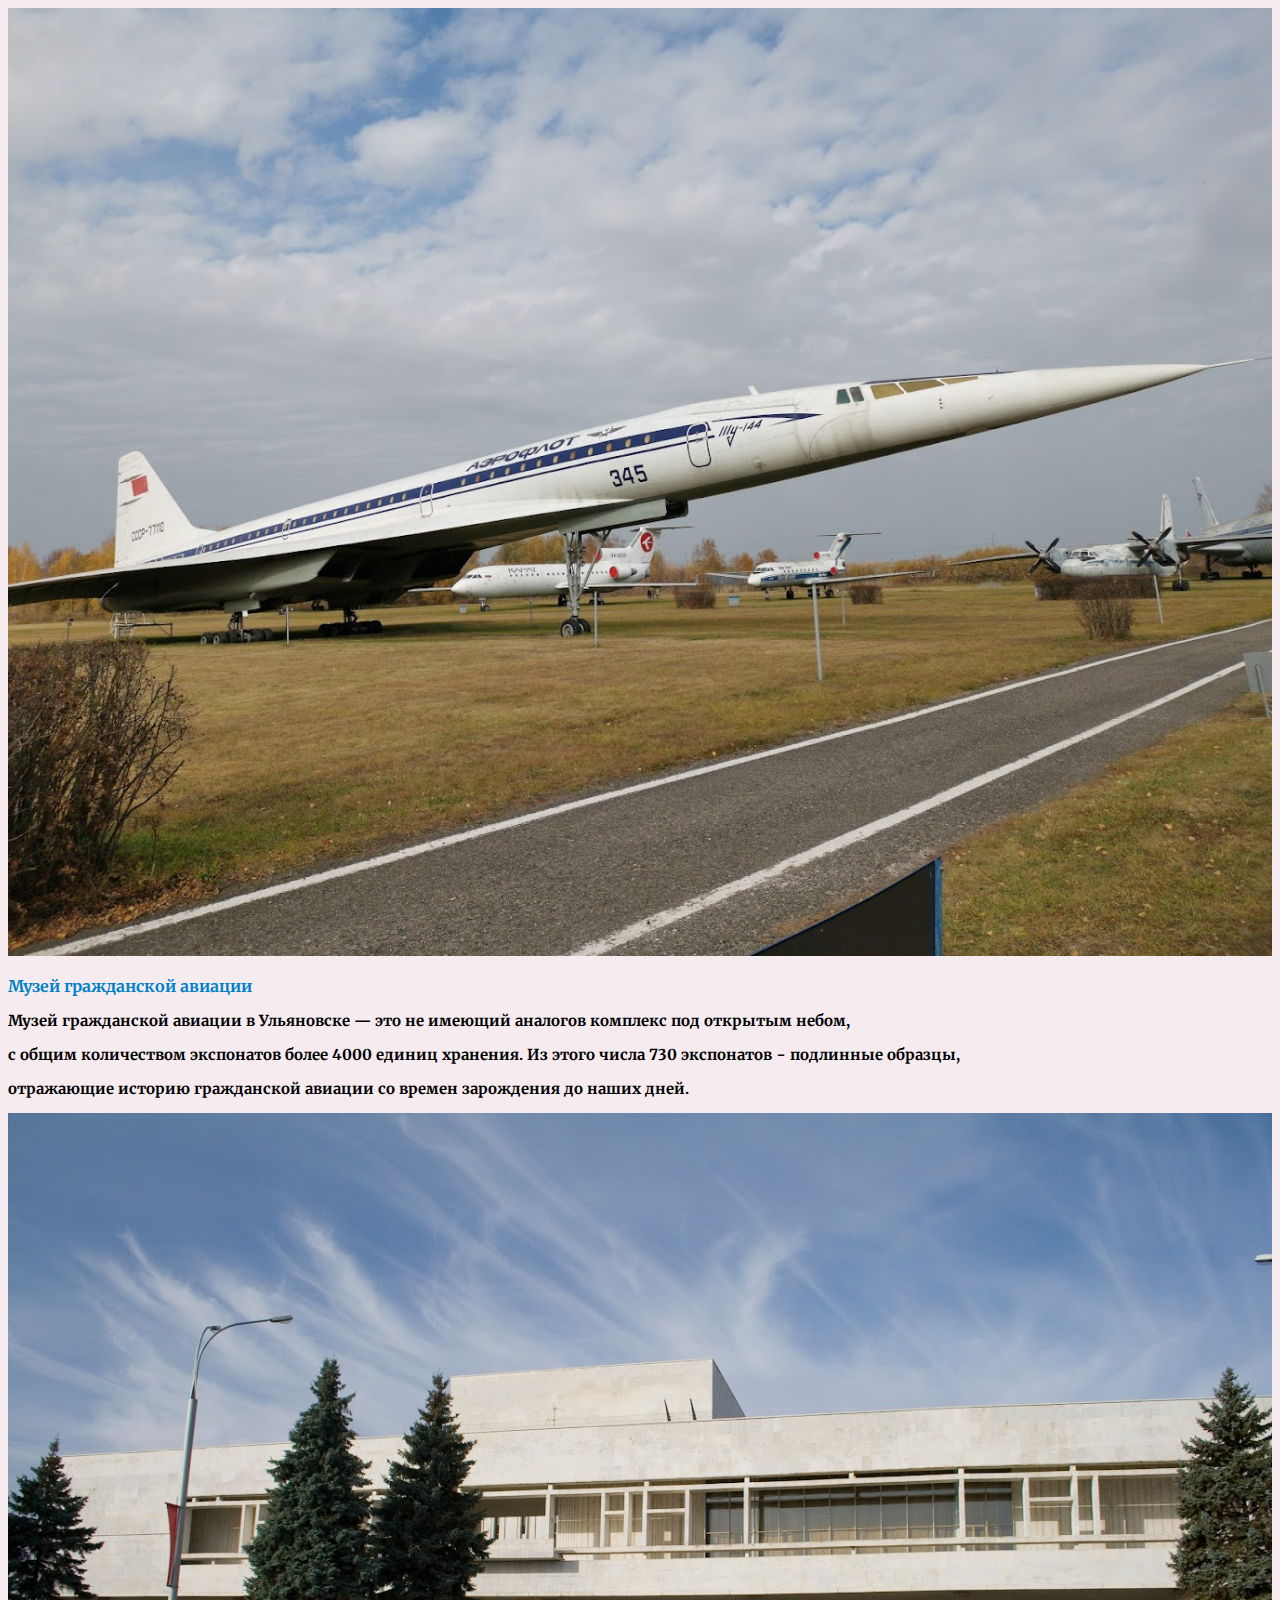
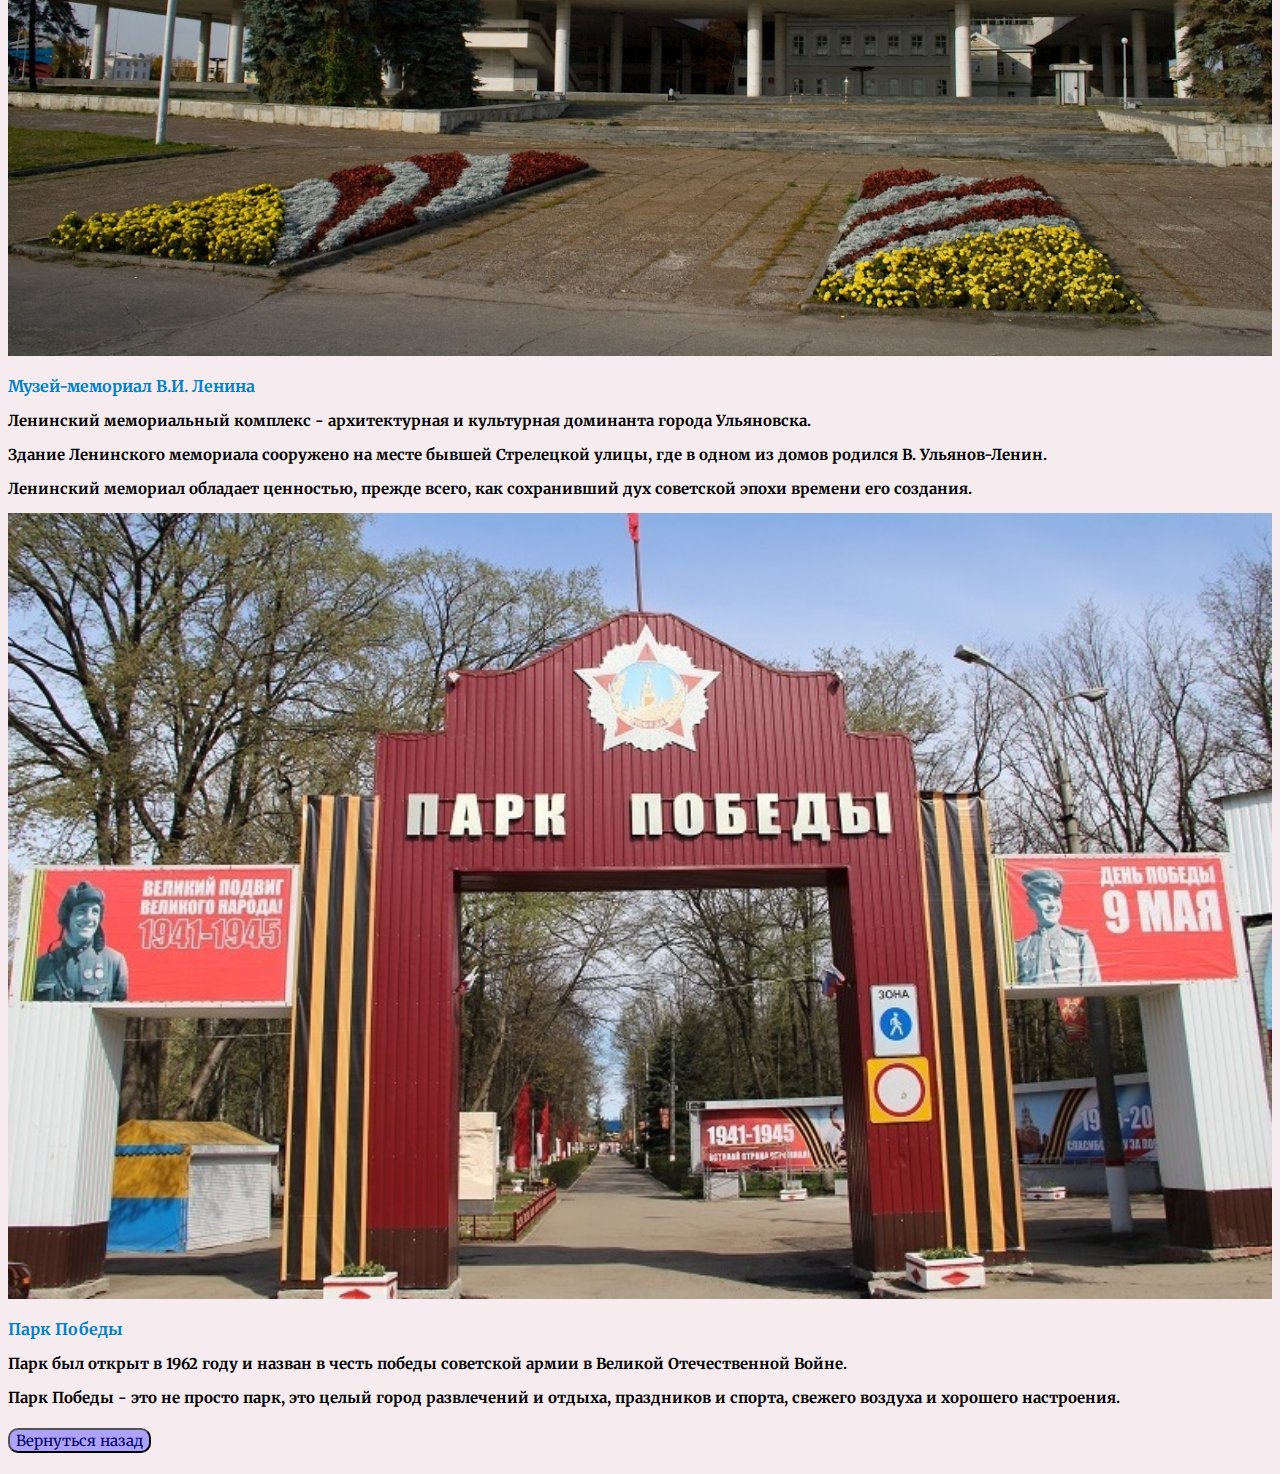
<file: activity.html>
<!DOCTYPE html>
<html lang="ru">
<head>
    <meta charset="UTF-8">
    <meta name="viewport" content="width=device-width, initial-scale=1.0">
    <title>Activity</title>
    <link rel="stylesheet" href="styles.css">
    <link rel="preconnect" href="https://fonts.gstatic.com">
    <link href="https://fonts.googleapis.com/css2?family=Merriweather:wght@900&display=swap" rel="stylesheet">
</head>
<body>

<div class="law">
    <img src="museum.jpg" alt="музей">
</div>

<a class="par" href="https://www.uvauga.ru/museum" target="_blank">Музей гражданской авиации</a>

<div class="coming">
    <p>Музей гражданской авиации в Ульяновске — это не имеющий аналогов комплекс под открытым небом,</p>
    <p>с общим количеством экспонатов более 4000 единиц хранения. Из этого числа 730 экспонатов − подлинные
        образцы, </p>
    <p> отражающие историю гражданской авиации со времен зарождения до наших дней.</p>
</div>

<div class="law">
    <img src="lenin.jpg" alt="мемцентр">
</div>

<a class="par" href="https://leninmemorial.ru/muzeynyy-kompleks/muzey-memorial-v-i-lenina.html" target="_blank">Музей-мемориал
    В.И. Ленина</a>

<div class="coming">
    <p>Ленинский мемориальный комплекс - архитектурная и культурная доминанта города Ульяновска.</p>
    <p>Здание Ленинского мемориала сооружено на месте бывшей Стрелецкой улицы, где в одном из домов родился В.
        Ульянов-Ленин.</p>
    <p>Ленинский мемориал обладает ценностью, прежде всего, как сохранивший дух советской эпохи времени его
        создания.</p>
</div>

<div class="law">
    <img src="parkpob.jpg" alt="парк">
</div>

<a class="par" href="http://parkpobeda73.ru/" target="_blank">Парк Победы</a>

<div class="coming">
    <p>Парк был открыт в 1962 году и назван в честь победы советской армии в Великой Отечественной Войне.</p>
    <p>Парк Победы - это не просто парк, это целый город развлечений и отдыха, праздников и спорта, свежего воздуха и
        хорошего настроения.</p>
</div>

<h4>
    <a class="btn" href="index.html">
        <button class="btn">Вернуться назад</button>
    </a>
</h4>
</body>
</html>
</file>
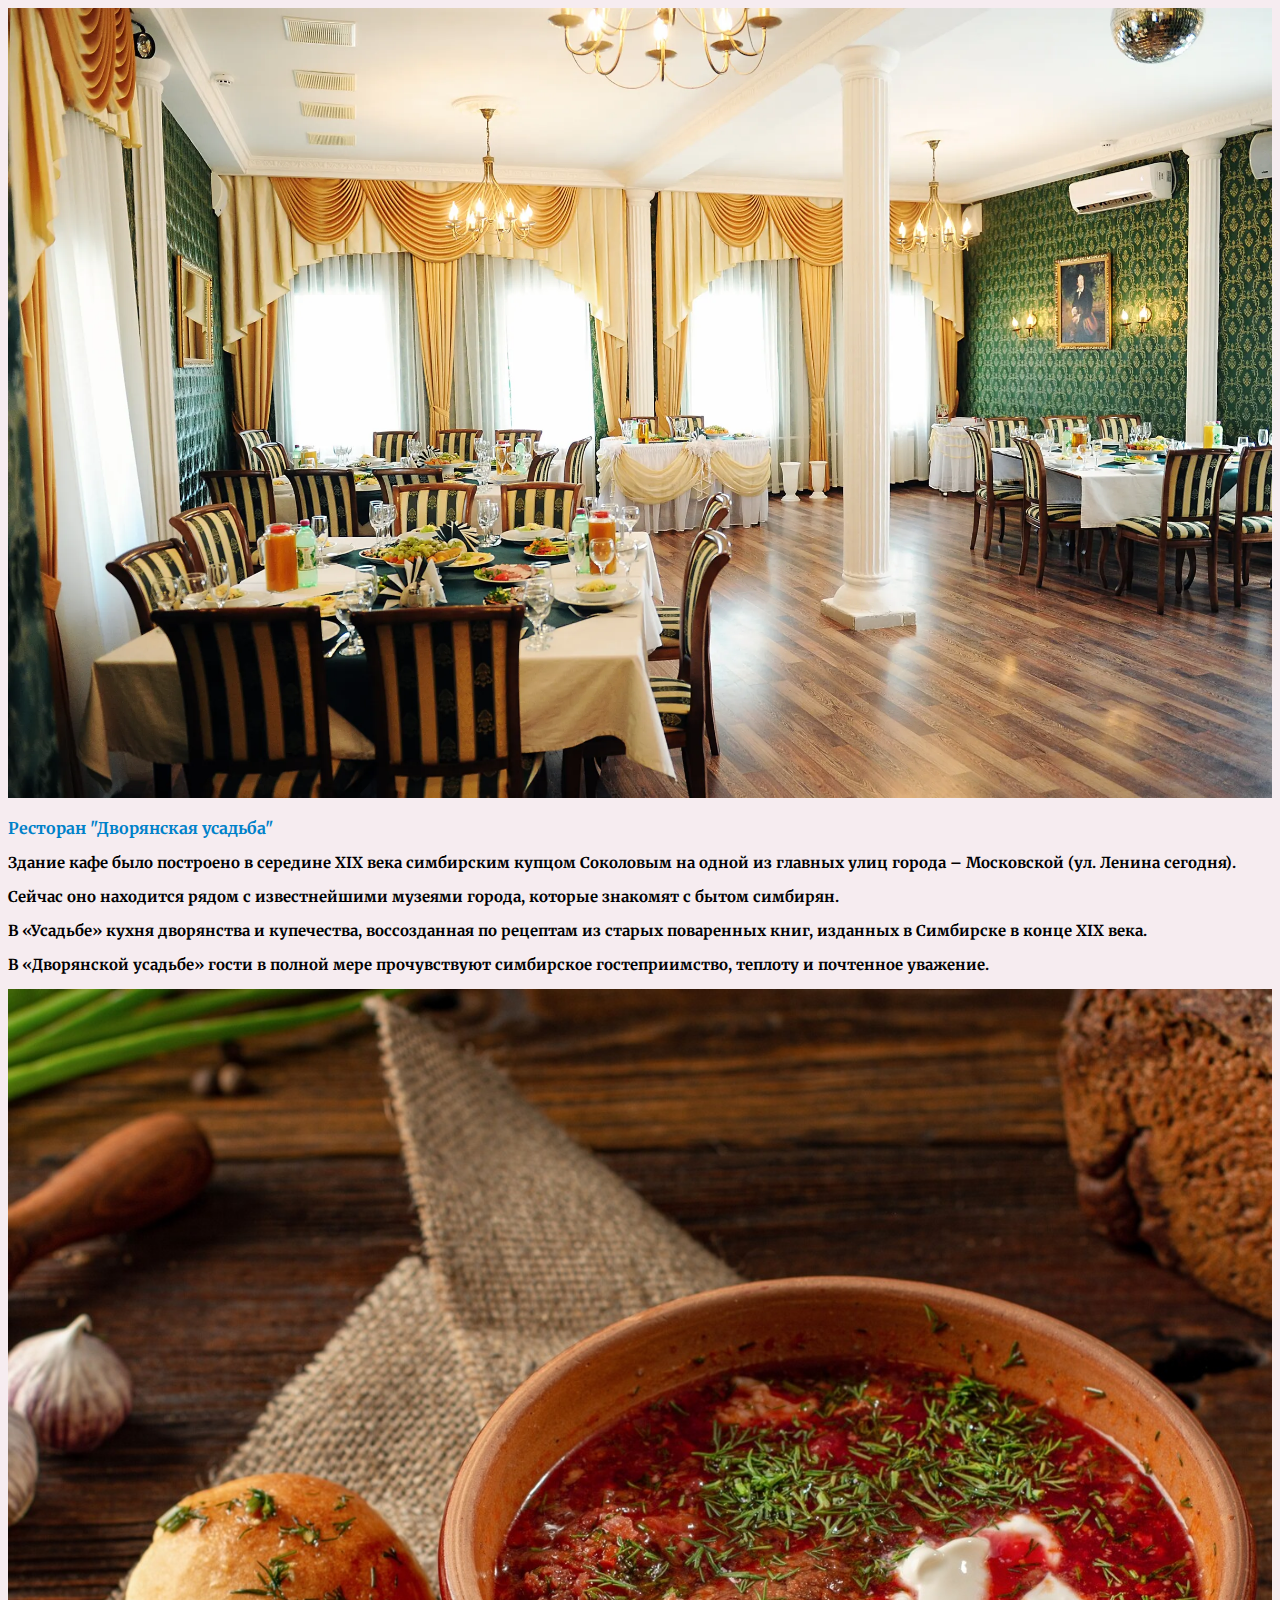
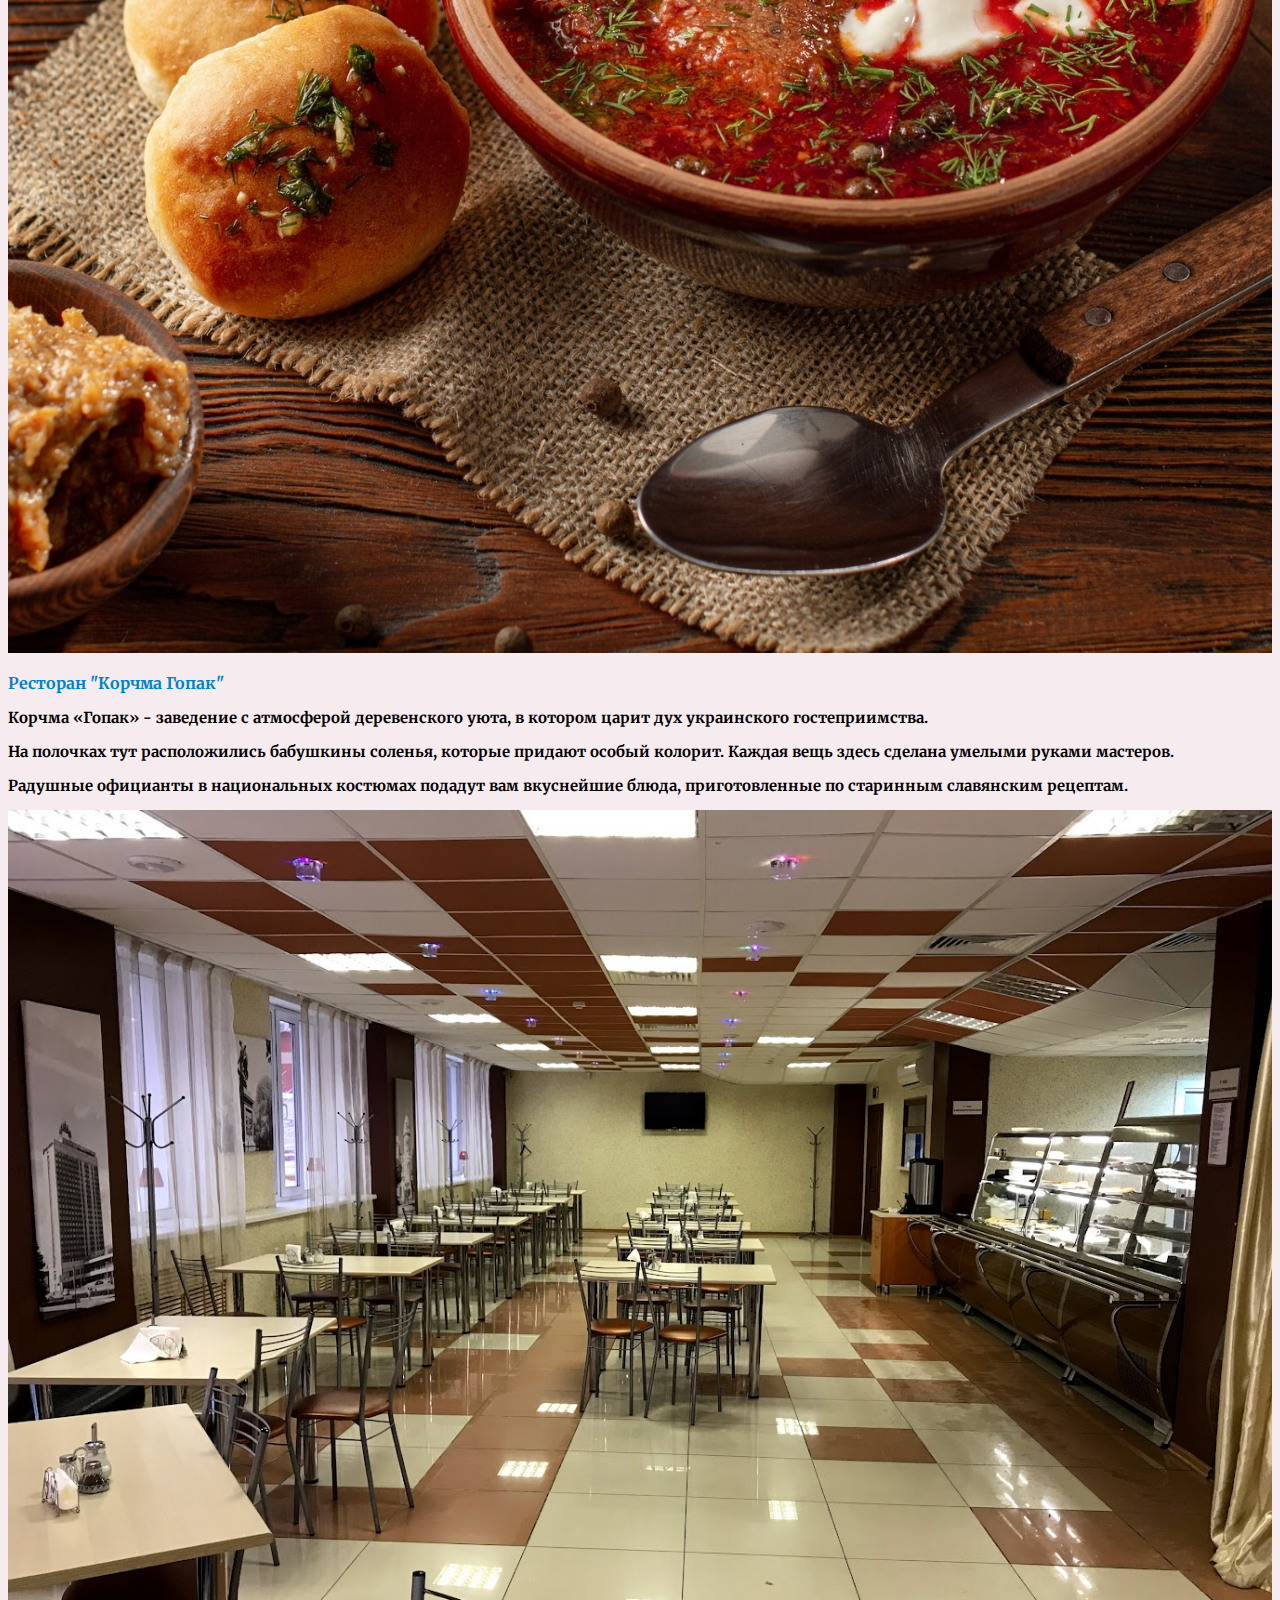
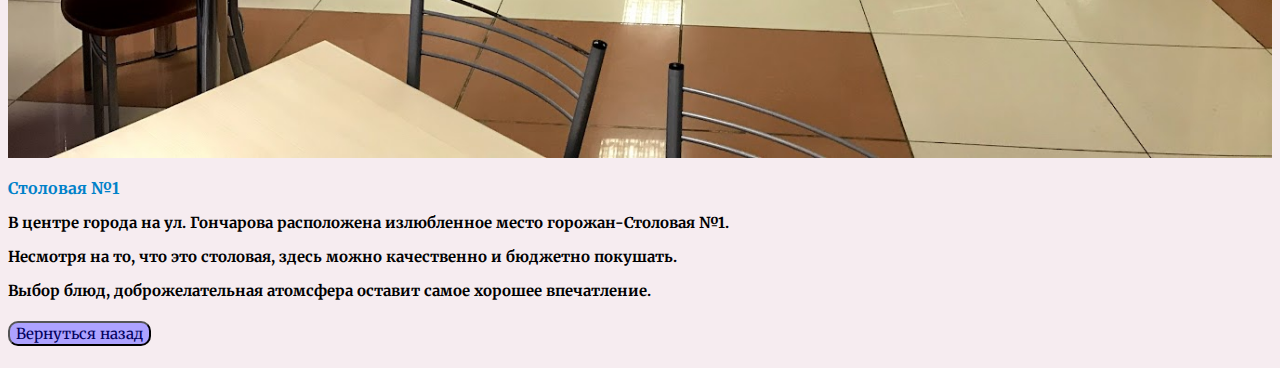
<file: food.html>
<!DOCTYPE html>
<html lang="ru">
<head>
    <meta charset="UTF-8">
    <meta name="viewport" content="width=device-width, initial-scale=1.0">
    <title>Food</title>
    <link rel="stylesheet" href="styles.css">
    <link rel="preconnect" href="https://fonts.gstatic.com">
    <link href="https://fonts.googleapis.com/css2?family=Merriweather:wght@900&display=swap" rel="stylesheet">
</head>
<body>

<div class="law">
    <img src="dvor.jpg" alt="усадьба">
</div>

<a class="par" href="https://usadba-ul.ru/" target="_blank">Ресторан "Дворянская усадьба"</a>

<div class="coming">
    <p>Здание кафе было построено в середине XIX века симбирским купцом Соколовым на одной из главных улиц города –
        Московской (ул. Ленина сегодня).</p>
    <p>Сейчас оно находится рядом с известнейшими музеями города, которые знакомят с бытом симбирян.</p>
    <p>В «Усадьбе» кухня дворянства и купечества, воссозданная по рецептам из старых поваренных книг, изданных в
        Симбирске в конце XIX века.</p>
    <p>В «Дворянской усадьбе» гости в полной мере прочувствуют симбирское гостеприимство, теплоту и почтенное
        уважение.</p>
</div>

<div class="law">
    <img src="gopak.jpg" alt="корчма">
</div>

<a class="par" href="http://korchmagopak.ru/" target="_blank">Ресторан "Корчма Гопак"</a>

<div class="coming">
    <p>Корчма «Гопак» - заведение с атмосферой деревенского уюта, в котором царит дух украинского гостеприимства.</p>
    <p>На полочках тут расположились бабушкины соленья, которые придают особый колорит. Каждая вещь здесь сделана
        умелыми руками мастеров.</p>
    <p>Радушные официанты в национальных костюмах подадут вам вкуснейшие блюда, приготовленные по старинным славянским
        рецептам.</p>
</div>

<div class="law">
    <img src="food.jpg" alt="столовая">
</div>

<a class="par" href="#">Столовая №1</a>

<div class="coming">
    <p>В центре города на ул. Гончарова расположена излюбленное место горожан-Столовая №1.</p>
    <p>Несмотря на то, что это столовая, здесь можно качественно и бюджетно покушать. </p>
    <p>Выбор блюд, доброжелательная атомсфера оставит самое хорошее впечатление. </p>
    <p></p>
</div>

<h4>
    <a class="btn" href="index.html">
        <button class="btn">Вернуться назад</button>
    </a>
</h4>
</body>
</html>
</file>
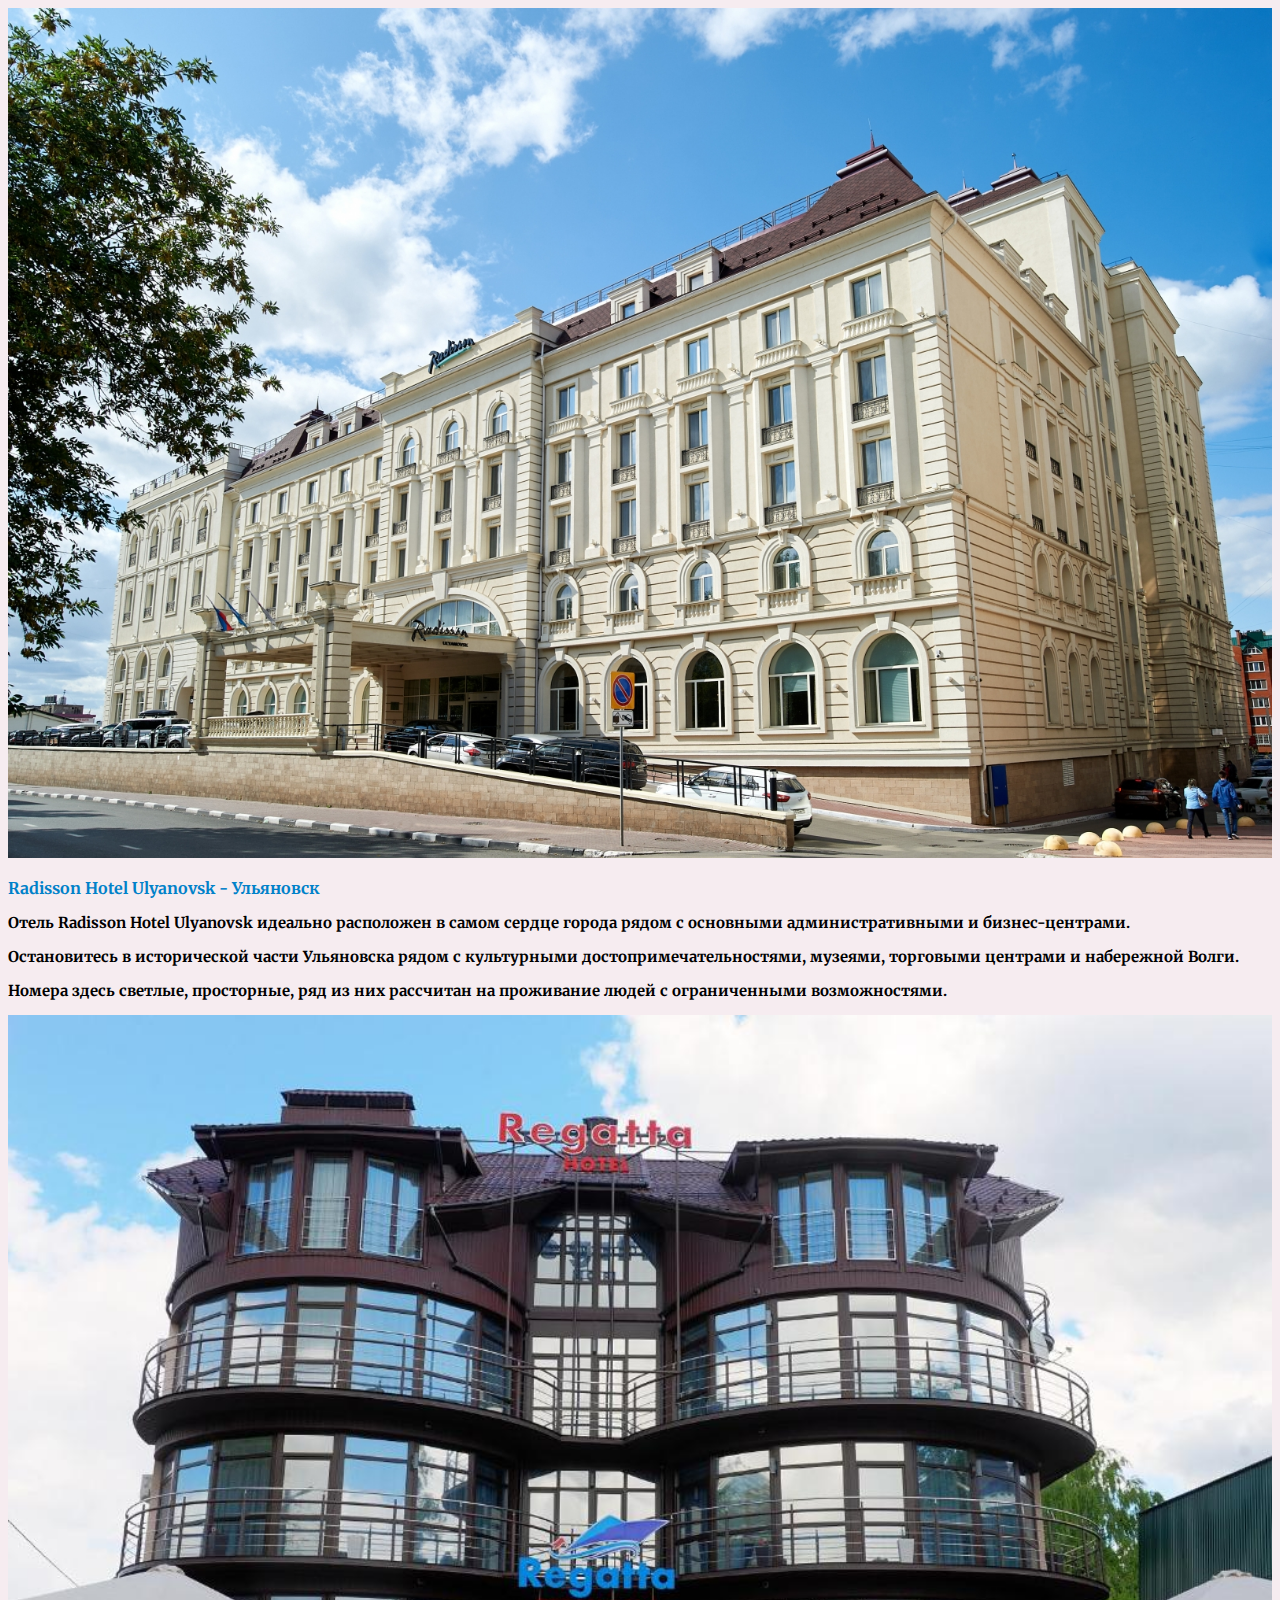
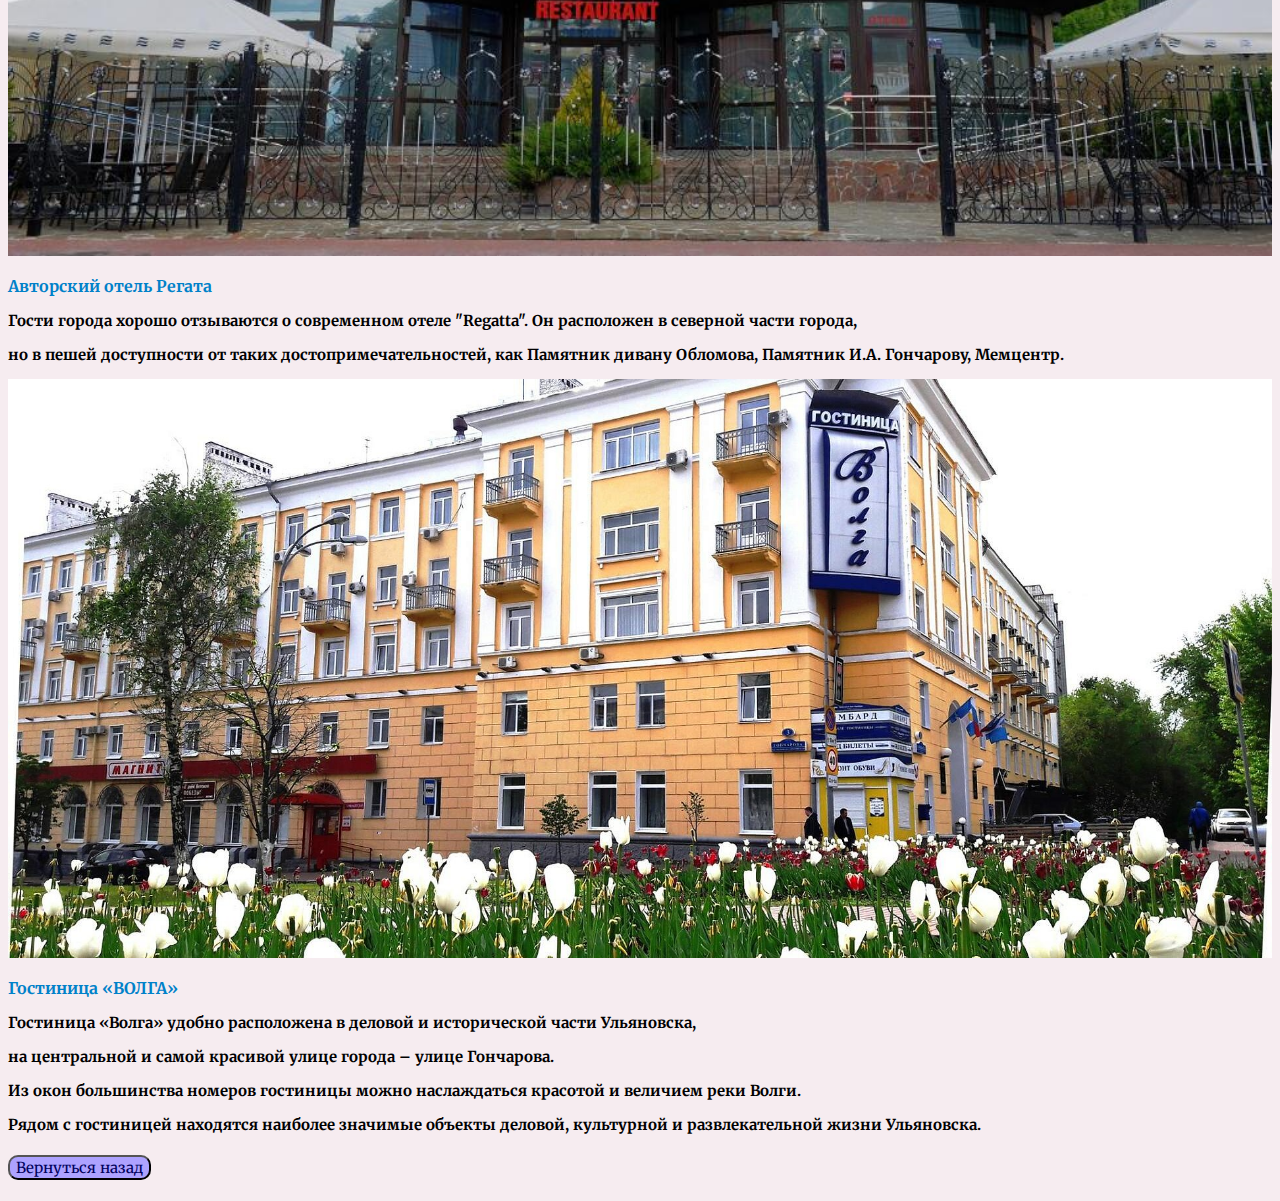
<file: motel.html>
<!DOCTYPE html>
<html lang="ru">
<head>
    <meta charset="UTF-8">
    <meta name="viewport" content="width=device-width, initial-scale=1.0">
    <title>Motel</title>
    <link rel="stylesheet" href="styles.css">
    <link rel="preconnect" href="https://fonts.gstatic.com">
    <link href="https://fonts.googleapis.com/css2?family=Merriweather:wght@900&display=swap" rel="stylesheet">
</head>
<body>
<div class="law">
    <img src="radisson.jpg" alt="гончарова">
</div>

<a class="par" href="https://www.radissonhotels.com/ru-ru/hotels/radisson-ulyanovsk" target="_blank">Radisson Hotel
    Ulyanovsk - Ульяновск</a>

<div class="coming">
    <p>Отель Radisson Hotel Ulyanovsk идеально расположен в самом сердце города рядом с основными административными и
        бизнес-центрами.</p>
    <p>Остановитесь в исторической части Ульяновска рядом с культурными достопримечательностями, музеями, торговыми
        центрами и набережной Волги.</p>
    <p>Номера здесь светлые, просторные, ряд из них рассчитан на проживание людей с ограниченными возможностями.</p>
</div>

<div class="law">
    <img src="regatta.jpg" alt="нариманова">
</div>

<a class="par" href="http://www.regatta73.ru/" target="_blank">Авторский отель Регата</a>

<div class="coming">
    <p>Гости города хорошо отзываются о современном отеле "Regatta". Он расположен в северной части города,</p>
    <p>но в пешей доступности от таких достопримечательностей, как Памятник дивану Обломова, Памятник И.А. Гончарову,
        Мемцентр.</p>
</div>

<div class="law">
    <img src="vol.jpg" alt="автобус">
</div>

<a class="par" href="https://www.otelvolga.ru/" target="_blank">Гостиница «ВОЛГА»</a>

<div class="coming">
    <p>Гостиница «Волга» удобно расположена в деловой и исторической части Ульяновска,</p>
    <p>на центральной и самой красивой улице города – улице Гончарова. </p>
    <p>Из окон большинства номеров гостиницы можно наслаждаться красотой и величием реки Волги. </p>
    <p>Рядом c гостиницей находятся наиболее значимые объекты деловой, культурной и развлекательной жизни
        Ульяновска.</p>
</div>

<h4>
    <a class="btn" href="index.html">
        <button class="btn">Вернуться назад</button>
    </a>
</h4>
</body>
</html>
</file>
<file: styles.css>
.heading {
    display: flex;
    width: 100%;
    align-items: center;
    font-family: 'Merriweather', serif;
    font-size: 20px;
    position: absolute;
    left: 50%;
}

.header-color {
    padding: 10px;
    box-shadow: 0 0 200px 0 rgb(255 255 255);
    background-color: #0880aa;
    border-radius: 10px 10px 10px 10px;
}

.header-color a {
    color: white !important;
}

.card-content h1 a {
    text-decoration: none;
    color: darkblue;

}

body {
    background-color: #f6ecf0;
}

.parent {
    display: flex;
    width: 100%;
    margin: 0 auto;
    flex-wrap: wrap;
}

.top {
    display: flex;
    flex-direction: column;
    padding: 30px;
    margin: 20px;
    flex: 1;
    background-color: #a8d8ea;
}

.top video {
    height: 50%;
}

.top h3 {
    height: 75px;
    display: flex;
    align-items: center;
    background-color: #a8d8ea;
    color: blue;

}

.top a {
    text-decoration: none;
    color: blue;
}

h3 {
    align-self: center;
    font-family: 'Merriweather', serif;
    font-size: 30px;
    color: blue;
}

a:hover {
    color: #3fc1c9;
}

img {
    align-self: center;
    flex: 1;
    width: 600px;
}

.list {
    color: #3f72af;
    font-family: 'Merriweather', serif;
}

.coming {
    font-family: 'Merriweather', serif;
    font-size: 15px;
}

.my-video {
    width: 100%;
}

.part {
    display: flex;
    flex-direction: column;
    list-style: none;
    font-family: 'Merriweather', serif;

}

.par {
    text-decoration: none;
    font-weight: bolder;
    color: #0081C9;
    font-family: 'Merriweather', serif;

}

.btn {
    color: #00005C;
    font-size: 15px;
    font-family: 'Merriweather', serif;
    border-radius: 10px;
    background-color: #ADA2FF;
}

.boon {
    background-color: #EEEEEE;
}

.where {
    font-family: 'Merriweather', serif;
    color: #90A17D;
}

.parte {
    display: flex;
    flex-direction: column;
    list-style: none;
}

.pare {
    text-decoration: none;
    font-weight: bolder;
    color: #829460;
    font-family: 'Merriweather', serif;
}

.coming {
    font-family: 'Merriweather', serif;
    font-weight: bold;
}

.law {
    display: flex;
    flex-wrap: wrap;
    margin-bottom: 20px;
}

.text {

    font-family: 'Merriweather', serif;
    align-self: center;
    padding: 10px;
}

.card {
    position: relative;
    text-align: center;
    color: white;
}

.card-img {
    width: 100%;
}

.card-content {
    position: absolute;
    top: 10%;
    left: 50%;
    transform: translate(-50%, -50%);
    font-family: 'Merriweather', serif;
    font-size: 20px;
}

@media all and (max-width: 800px) {

    .card-content h1 {
        font-size: 0.65em;
    }

    .parent {
        display: flex;
        flex-direction: column;
    }

    img {
        width: 100%;
    }

    .top h3 {
        font-size: 1.25em;
        padding: 0;
    }


}
</file>
